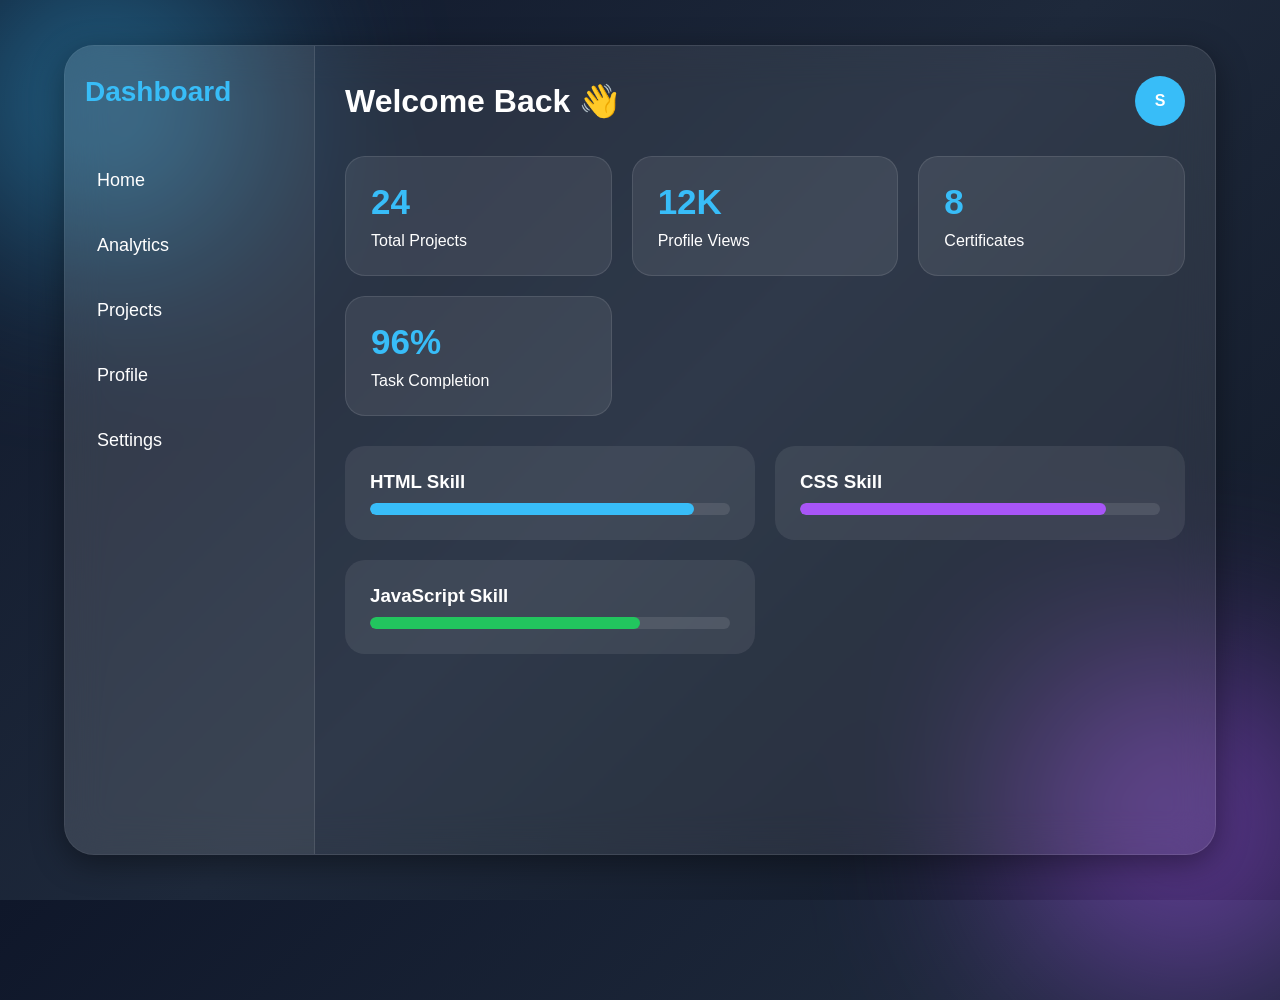
<file: index.html>
<!DOCTYPE html>
<html lang="en">
<head>
  <meta charset="UTF-8">
  <meta name="viewport" content="width=device-width, initial-scale=1.0">
  <title>Glassmorphism Dashboard</title>

  <link rel="stylesheet" href="style.css">
</head>

<body>

  <div class="bg1"></div>
  <div class="bg2"></div>

  <div class="dashboard">

    <div class="sidebar">

      <div class="logo">Dashboard</div>

      <ul class="menu">
        <li><a href="index.html">Home</a></li>
        <li><a href="analytics.html">Analytics</a></li>
        <li><a href="projects.html">Projects</a></li>
        <li><a href="profile.html">Profile</a></li>
        <li><a href="settings.html">Settings</a></li>
      </ul>

    </div>

    <div class="main">

      <div class="topbar">
        <h1>Welcome Back 👋</h1>
        <div class="profile">S</div>
      </div>

      <div class="cards">

        <div class="card">
          <h2>24</h2>
          <p>Total Projects</p>
        </div>

        <div class="card">
          <h2>12K</h2>
          <p>Profile Views</p>
        </div>

        <div class="card">
          <h2>8</h2>
          <p>Certificates</p>
        </div>

        <div class="card">
          <h2>96%</h2>
          <p>Task Completion</p>
        </div>

      </div>

      <div class="progress-section">

        <div class="progress-card">
          <h3>HTML Skill</h3>

          <div class="progress-bar">
            <div class="progress html"></div>
          </div>
        </div>

        <div class="progress-card">
          <h3>CSS Skill</h3>

          <div class="progress-bar">
            <div class="progress css"></div>
          </div>
        </div>

        <div class="progress-card">
          <h3>JavaScript Skill</h3>

          <div class="progress-bar">
            <div class="progress js"></div>
          </div>
        </div>

      </div>

    </div>

  </div>

</body>
</html>
</file>
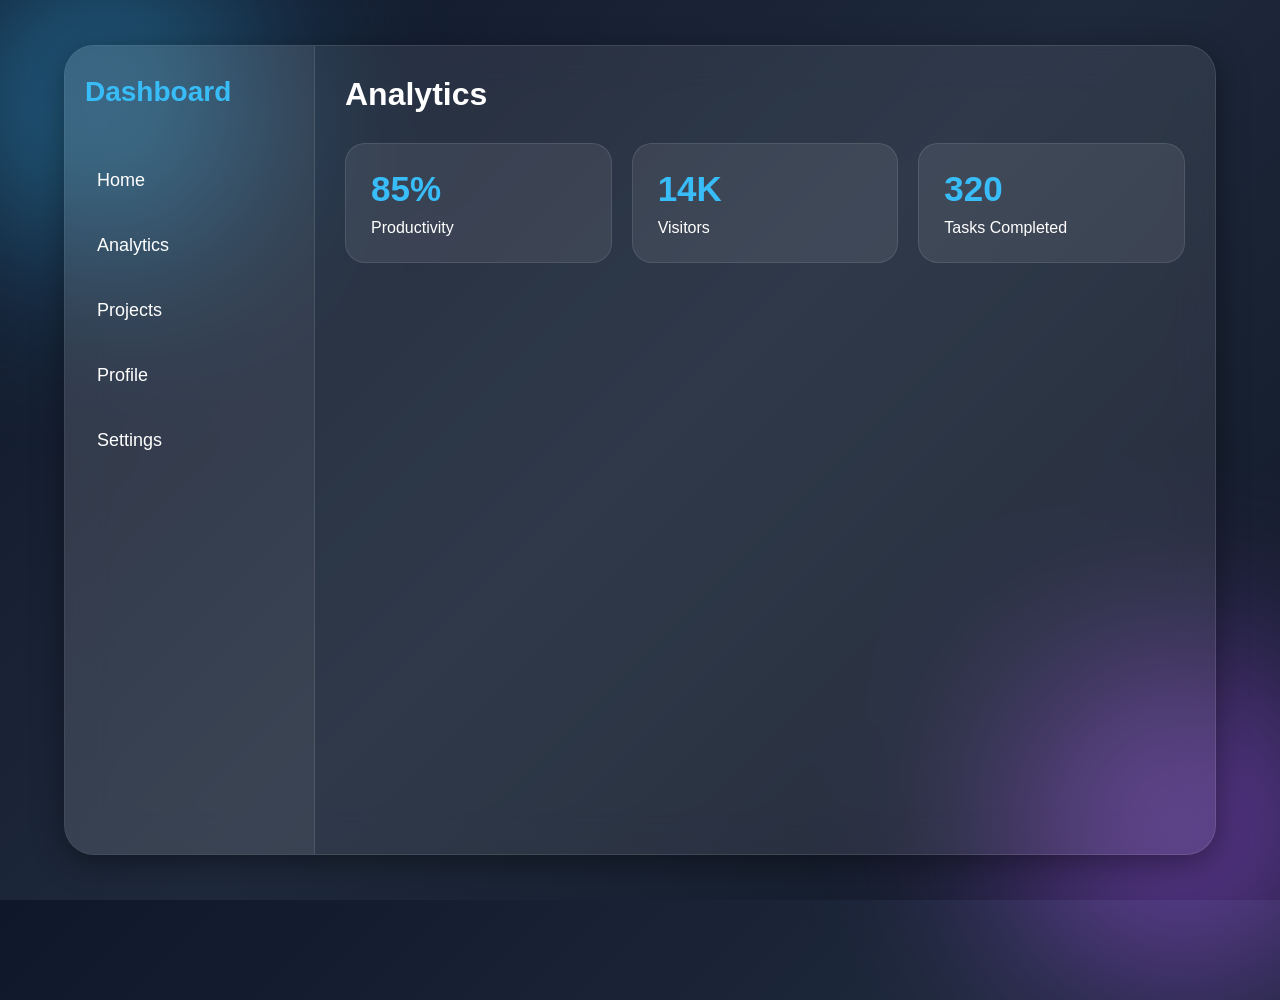
<file: analytics.html>
<!-- analytics.html -->

<!DOCTYPE html>
<html lang="en">
<head>
  <meta charset="UTF-8">
  <meta name="viewport" content="width=device-width, initial-scale=1.0">
  <title>Analytics</title>

  <link rel="stylesheet" href="style.css">
</head>

<body>

  <div class="bg1"></div>
  <div class="bg2"></div>

<div class="dashboard">

  <div class="sidebar">

    <div class="logo">Dashboard</div>

    <ul class="menu">
      <li><a href="index.html">Home</a></li>
      <li><a href="analytics.html">Analytics</a></li>
      <li><a href="projects.html">Projects</a></li>
      <li><a href="profile.html">Profile</a></li>
      <li><a href="settings.html">Settings</a></li>
    </ul>

  </div>

  <div class="main">

    <div class="topbar">
      <h1>Analytics</h1>
    </div>

    <div class="cards">

      <div class="card">
        <h2>85%</h2>
        <p>Productivity</p>
      </div>

      <div class="card">
        <h2>14K</h2>
        <p>Visitors</p>
      </div>

      <div class="card">
        <h2>320</h2>
        <p>Tasks Completed</p>
      </div>

    </div>

  </div>

</div>

</body>
</html>
</file>
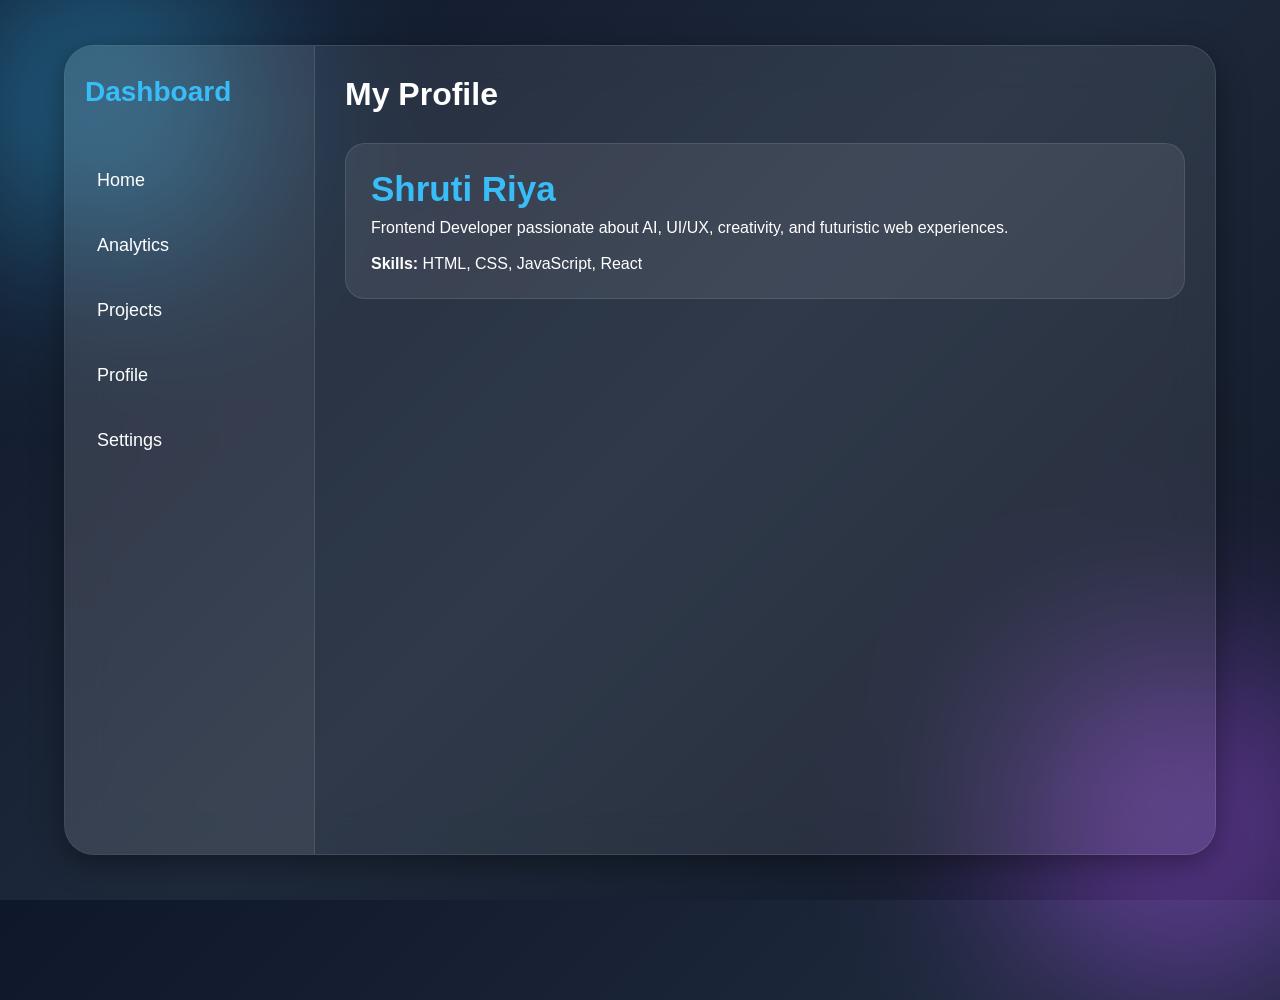
<file: profile.html>
<!-- profile.html -->

<!DOCTYPE html>
<html lang="en">
<head>
  <meta charset="UTF-8">
  <meta name="viewport" content="width=device-width, initial-scale=1.0">
  <title>Profile</title>

  <link rel="stylesheet" href="style.css">
</head>

<body>

  <div class="bg1"></div>
  <div class="bg2"></div>

<div class="dashboard">

  <div class="sidebar">

    <div class="logo">Dashboard</div>

    <ul class="menu">
      <li><a href="index.html">Home</a></li>
      <li><a href="analytics.html">Analytics</a></li>
      <li><a href="projects.html">Projects</a></li>
      <li><a href="profile.html">Profile</a></li>
      <li><a href="settings.html">Settings</a></li>
    </ul>

  </div>

  <div class="main">

    <div class="topbar">
      <h1>My Profile</h1>
    </div>

    <div class="card">

      <h2>Shruti Riya</h2>

      <p>
        Frontend Developer passionate about AI, UI/UX,
        creativity, and futuristic web experiences.
      </p>

      <br>

      <p><strong>Skills:</strong> HTML, CSS, JavaScript, React</p>

    </div>

  </div>

</div>

</body>
</html>
</file>
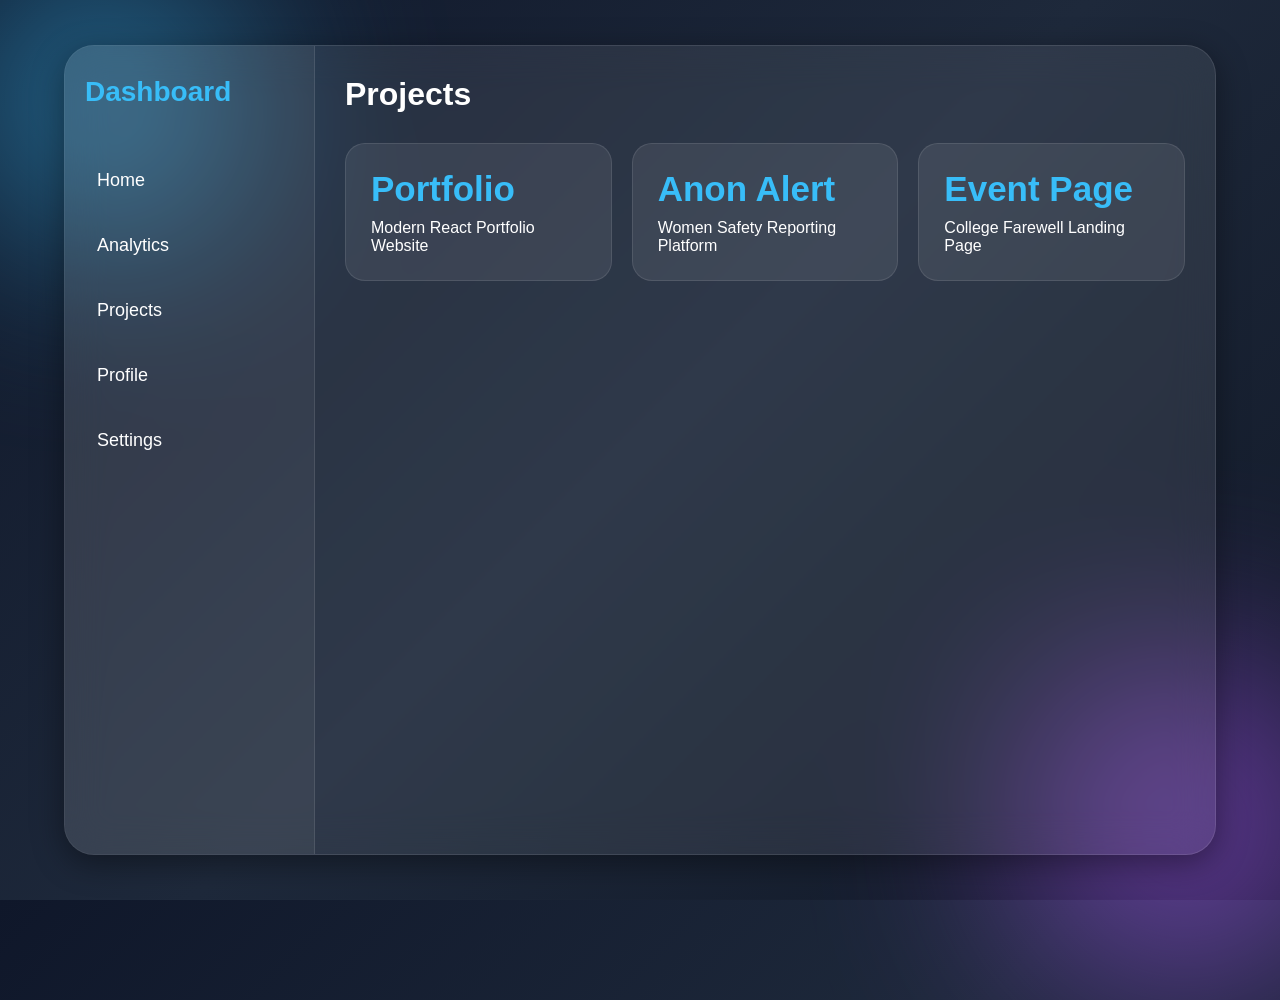
<file: projects.html>
<!-- projects.html -->

<!DOCTYPE html>
<html lang="en">
<head>
  <meta charset="UTF-8">
  <meta name="viewport" content="width=device-width, initial-scale=1.0">
  <title>Projects</title>

  <link rel="stylesheet" href="style.css">
</head>

<body>

  <div class="bg1"></div>
  <div class="bg2"></div>

<div class="dashboard">

  <div class="sidebar">

    <div class="logo">Dashboard</div>

    <ul class="menu">
      <li><a href="index.html">Home</a></li>
      <li><a href="analytics.html">Analytics</a></li>
      <li><a href="projects.html">Projects</a></li>
      <li><a href="profile.html">Profile</a></li>
      <li><a href="settings.html">Settings</a></li>
    </ul>

  </div>

  <div class="main">

    <div class="topbar">
      <h1>Projects</h1>
    </div>

    <div class="cards">

      <div class="card">
        <h2>Portfolio</h2>
        <p>Modern React Portfolio Website</p>
      </div>

      <div class="card">
        <h2>Anon Alert</h2>
        <p>Women Safety Reporting Platform</p>
      </div>

      <div class="card">
        <h2>Event Page</h2>
        <p>College Farewell Landing Page</p>
      </div>

    </div>

  </div>

</div>

</body>
</html>
</file>
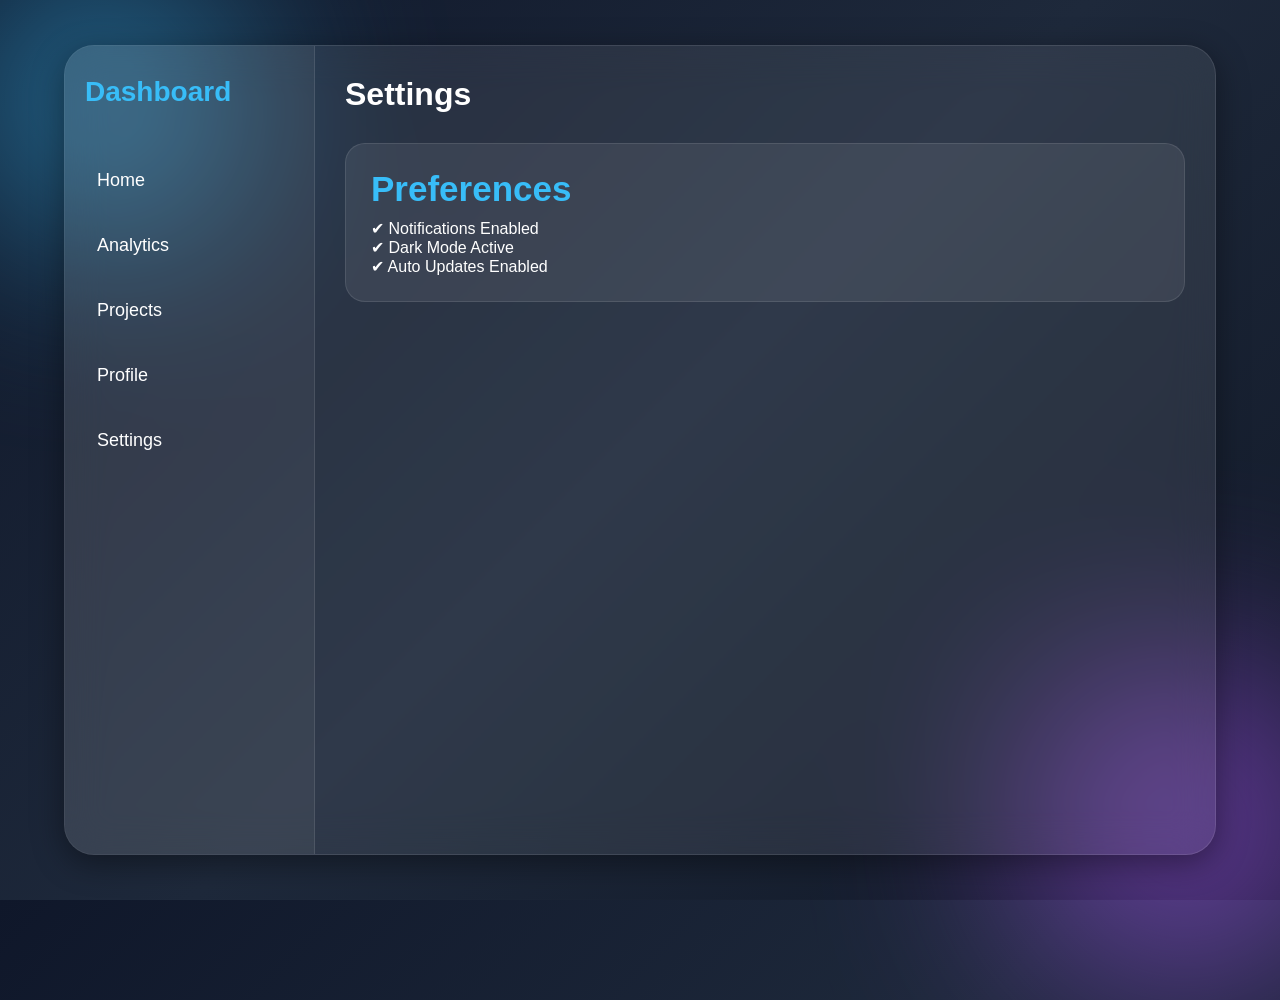
<file: settings.html>
<!-- settings.html -->

<!DOCTYPE html>
<html lang="en">
<head>
  <meta charset="UTF-8">
  <meta name="viewport" content="width=device-width, initial-scale=1.0">
  <title>Settings</title>

  <link rel="stylesheet" href="style.css">
</head>

<body>

  <div class="bg1"></div>
  <div class="bg2"></div>

<div class="dashboard">

  <div class="sidebar">

    <div class="logo">Dashboard</div>

    <ul class="menu">
      <li><a href="index.html">Home</a></li>
      <li><a href="analytics.html">Analytics</a></li>
      <li><a href="projects.html">Projects</a></li>
      <li><a href="profile.html">Profile</a></li>
      <li><a href="settings.html">Settings</a></li>
    </ul>

  </div>

  <div class="main">

    <div class="topbar">
      <h1>Settings</h1>
    </div>

    <div class="card">
      <h2>Preferences</h2>

      <p>✔ Notifications Enabled</p>
      <p>✔ Dark Mode Active</p>
      <p>✔ Auto Updates Enabled</p>
    </div>

  </div>

</div>

</body>
</html>
</file>
<file: style.css>
*{
  margin:0;
  padding:0;
  box-sizing:border-box;
  font-family:Arial, sans-serif;
}

body{
  min-height:100vh;
  background:linear-gradient(135deg,#0f172a,#1e293b,#111827);
  overflow:hidden;
  display:flex;
  justify-content:center;
  align-items:center;
  color:white;
}

.bg1,.bg2{
  position:absolute;
  border-radius:50%;
  filter:blur(100px);
  opacity:0.5;
  animation:float 8s infinite ease-in-out;
}

.bg1{
  width:300px;
  height:300px;
  background:#38bdf8;
  top:-50px;
  left:-50px;
}

.bg2{
  width:350px;
  height:350px;
  background:#a855f7;
  bottom:-100px;
  right:-80px;
  animation-delay:2s;
}

@keyframes float{
  0%,100%{
    transform:translateY(0px);
  }

  50%{
    transform:translateY(20px);
  }
}

.dashboard{
  width:90%;
  height:90vh;
  display:flex;
  backdrop-filter:blur(20px);
  background:rgba(255,255,255,0.08);
  border:1px solid rgba(255,255,255,0.1);
  border-radius:30px;
  overflow:hidden;
  box-shadow:0 8px 32px rgba(0,0,0,0.4);
  position:relative;
  z-index:10;
}

.sidebar{
  width:250px;
  background:rgba(255,255,255,0.05);
  padding:30px 20px;
  border-right:1px solid rgba(255,255,255,0.1);
}

.logo{
  font-size:28px;
  font-weight:bold;
  margin-bottom:50px;
  color:#38bdf8;
}

.menu{
  list-style:none;
}

.menu li{
  margin:20px 0;
}

.menu a{
  text-decoration:none;
  color:white;
  font-size:18px;
  display:block;
  padding:12px;
  border-radius:12px;
  transition:0.3s;
}

.menu a:hover{
  background:rgba(255,255,255,0.1);
  transform:translateX(5px);
}

.main{
  flex:1;
  padding:30px;
}

.topbar{
  display:flex;
  justify-content:space-between;
  align-items:center;
  margin-bottom:30px;
}

.topbar h1{
  font-size:32px;
}

.profile{
  width:50px;
  height:50px;
  border-radius:50%;
  background:#38bdf8;
  display:flex;
  justify-content:center;
  align-items:center;
  font-weight:bold;
}

.cards{
  display:grid;
  grid-template-columns:repeat(auto-fit,minmax(220px,1fr));
  gap:20px;
  margin-bottom:30px;
}

.card{
  background:rgba(255,255,255,0.08);
  padding:25px;
  border-radius:20px;
  transition:0.3s;
  border:1px solid rgba(255,255,255,0.1);
}

.card:hover{
  transform:translateY(-8px);
}

.card h2{
  font-size:35px;
  margin-bottom:10px;
  color:#38bdf8;
}

.progress-section{
  display:grid;
  grid-template-columns:1fr 1fr;
  gap:20px;
}

.progress-card{
  background:rgba(255,255,255,0.08);
  padding:25px;
  border-radius:20px;
}

.progress-bar{
  width:100%;
  height:12px;
  background:rgba(255,255,255,0.1);
  border-radius:10px;
  overflow:hidden;
  margin-top:10px;
}

.progress{
  height:100%;
  border-radius:10px;
  animation:load 2s ease;
}

.html{
  width:90%;
  background:#38bdf8;
}

.css{
  width:85%;
  background:#a855f7;
}

.js{
  width:75%;
  background:#22c55e;
}

@keyframes load{
  from{
    width:0;
  }
}

@media(max-width:900px){

  .dashboard{
    flex-direction:column;
    height:auto;
  }

  .sidebar{
    width:100%;
  }

  .progress-section{
    grid-template-columns:1fr;
  }

}
</file>
